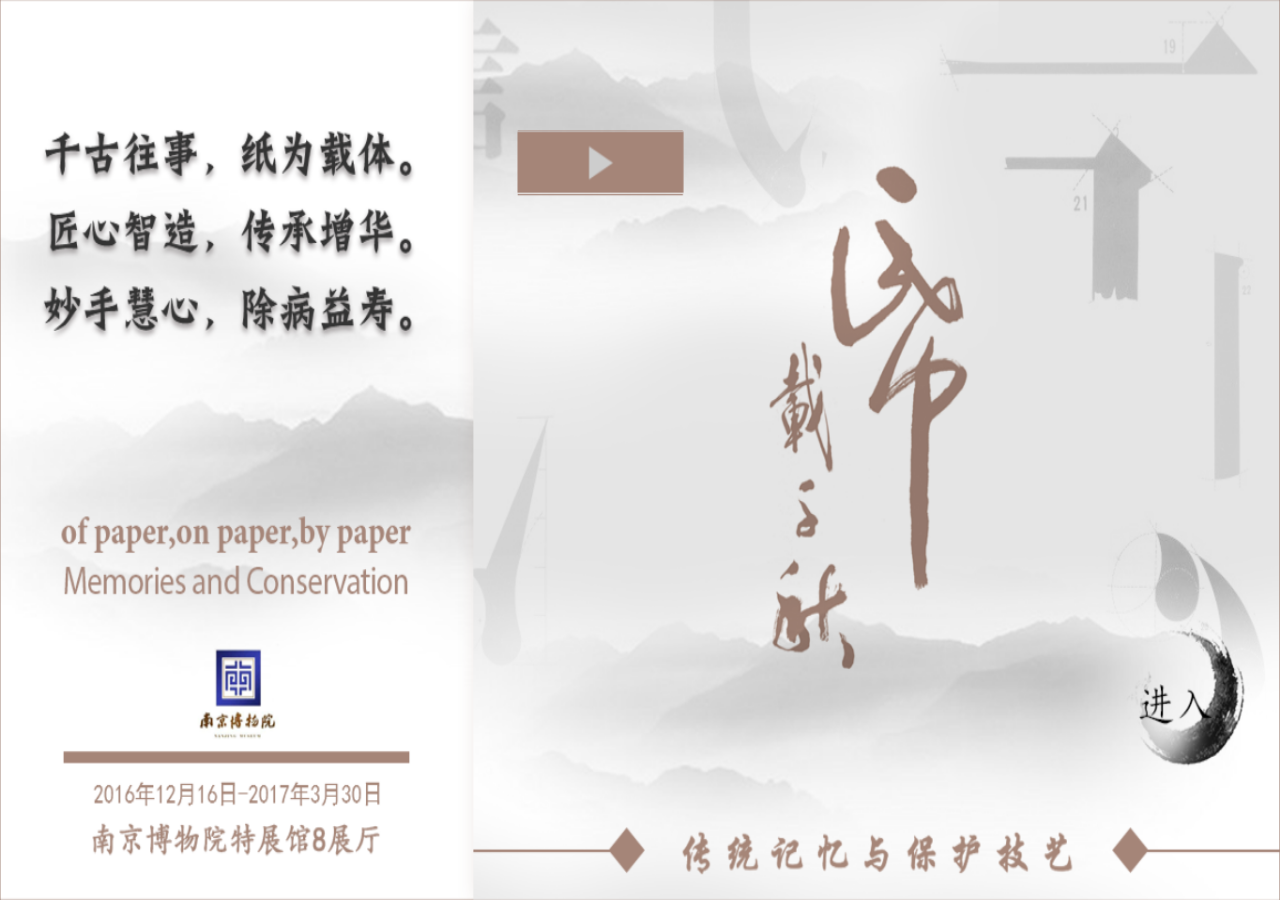
<file: index/index.html>
<!DOCTYPE html>
<html lang="en">
<head>
    <meta charset="UTF-8">
    <title>首页</title>
    <link rel="stylesheet" href="../bootstrap.css">
    <link rel="stylesheet" href="../bootstrap-rtl.css">
    <link rel="stylesheet" href="index.css">
    <script type="text/javascript">
        function showText(){
            alert("11111");
        }
    </script>
</head>
<body>
<div class="container">
    <div style="position:absolute;left: 0px;top: 0px;width:100%;height:100%;">
        <img src="image/indexBgp.png" width="100%" height="100%"/>
    </div>
    <div style="position:absolute;left: 40.4%;top: 14.6%;width:13%;height:7%;" onclick="showText();">
        <img src="image/play.png" width="100%" height="100%"/>
    </div>
    <div>
        <!--<video width="320" height="240" controls autoplay>-->
            <!--<source src="movie.ogg" type="video/ogg">-->
            <!--<source src="movie.swf" type="video/mp4">-->
            <!--<source src="movie.swf" type="video/webm">-->
            <!--<object data="movie.swf" width="320" height="240">-->
                <!--<embed width="320" height="240" src="movie.swf">-->
            <!--</object>-->
        <!--</video>-->
    </div>
</div>
</body>
</html>
</file>
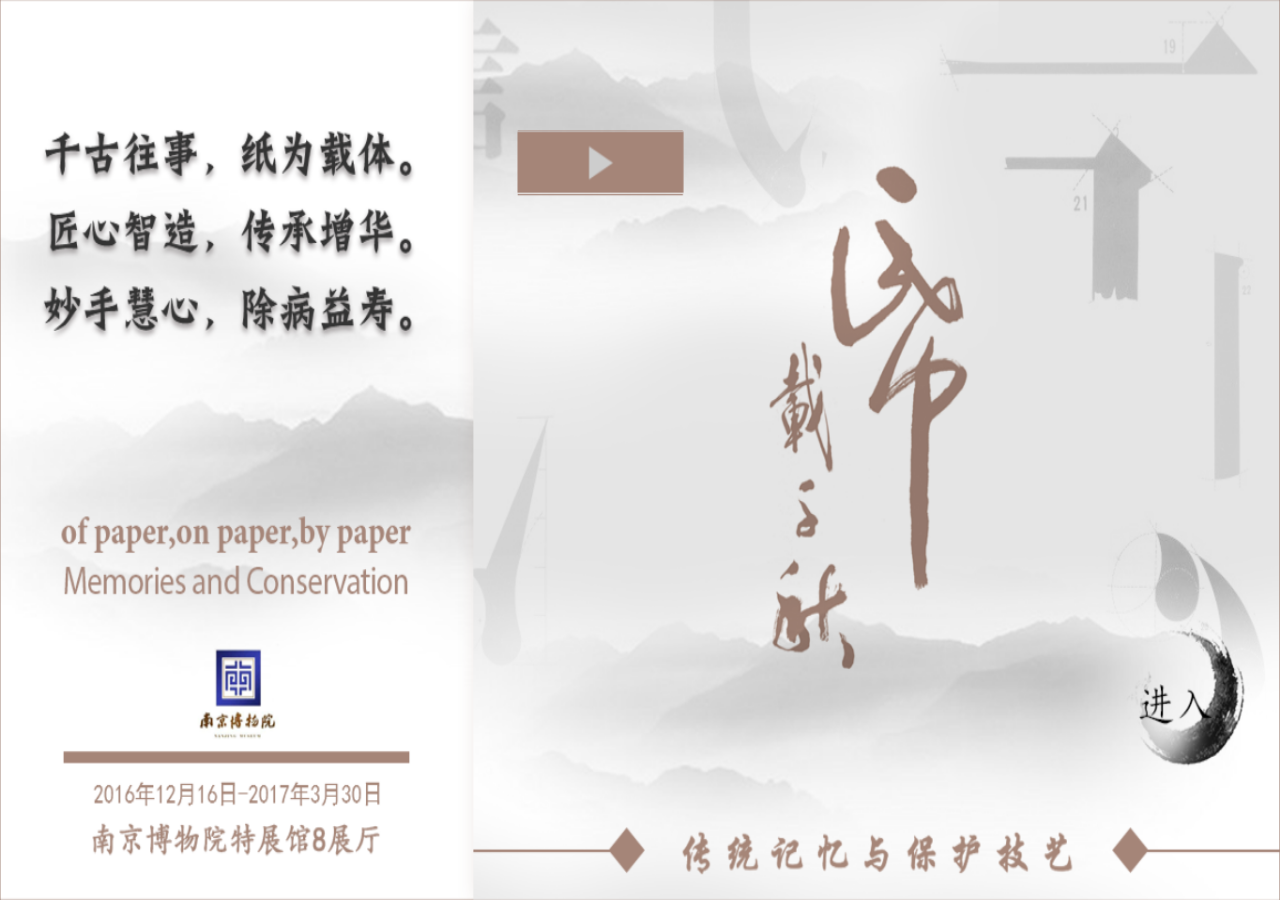
<file: page.html>
<!DOCTYPE html>
<html lang="en">
<head>
    <meta charset="UTF-8">
    <title>pageDemo</title>
    <link rel="stylesheet" href="bootstrap.css">
    <link rel="stylesheet" href="bootstrap-rtl.css">
    <link rel="stylesheet" href="page.css">
    <script type="text/javascript">
        function showText(){
            alert("11111");
        }
    </script>
</head>
<body>
<div class="container">
    <div style="position:absolute;left: 0px;top: 0px;width:100%;height:100%;">
        <img src="bgp.png" width="100%" height="100%"/>
    </div>
    <div style="position:absolute;left: 40.4%;top: 14.6%;width:13%;height:7%;" onclick="showText();">
        <img src="play.png" width="100%" height="100%"/>
    </div>
    <div>
        <!--<video width="320" height="240" controls autoplay>-->
            <!--<source src="movie.ogg" type="video/ogg">-->
            <!--<source src="movie.swf" type="video/mp4">-->
            <!--<source src="movie.swf" type="video/webm">-->
            <!--<object data="movie.swf" width="320" height="240">-->
                <!--<embed width="320" height="240" src="movie.swf">-->
            <!--</object>-->
        <!--</video>-->
    </div>
</div>
</body>
</html>
</file>
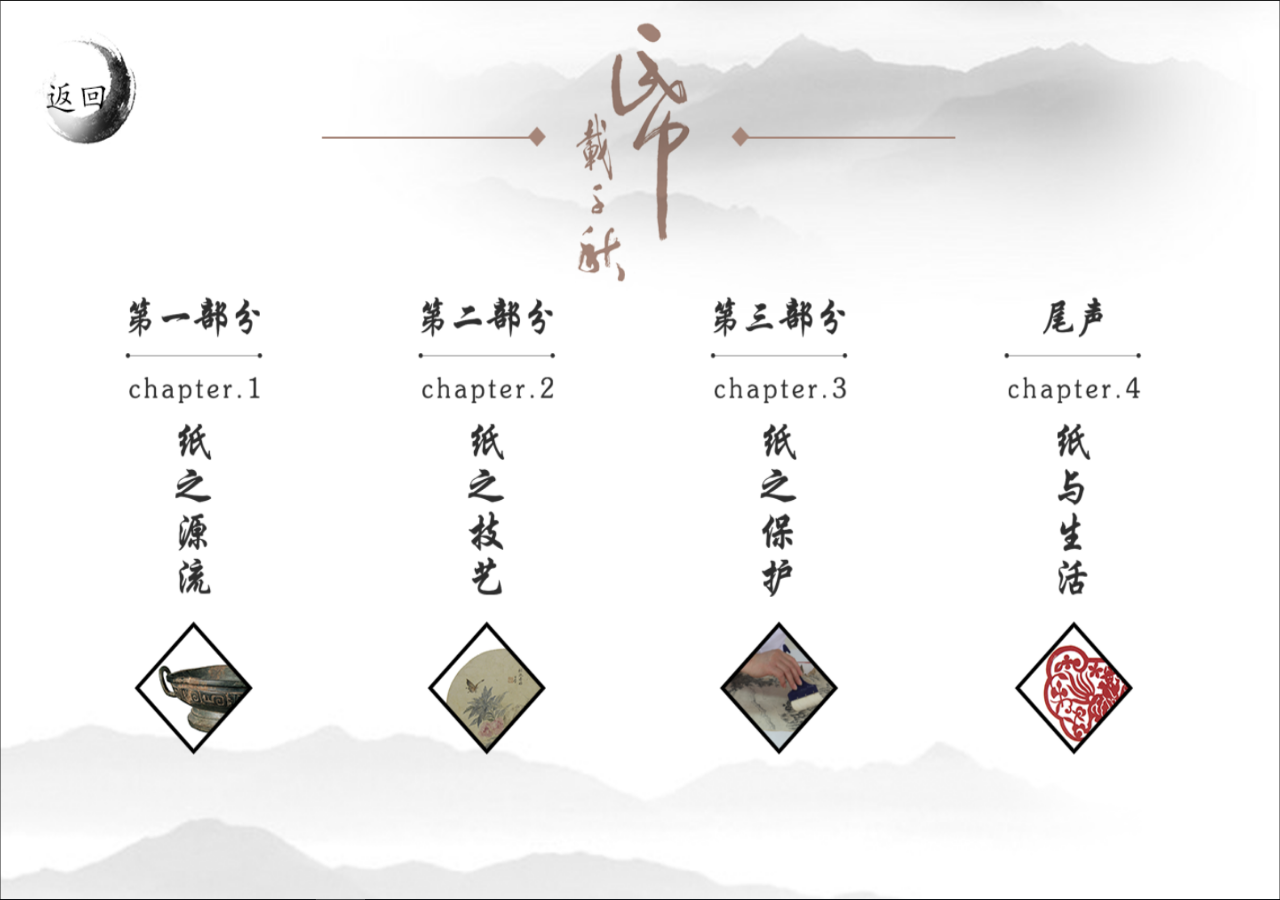
<file: navigation/navigation.html>
<!DOCTYPE html>
<html lang="en">
<head>
    <meta charset="UTF-8">
    <title>导航页</title>
    <link rel="stylesheet" href="../bootstrap.css">
    <link rel="stylesheet" href="../bootstrap-rtl.css">
</head>
<body>
<div class="container">
    <div style="position:absolute;left: 0px;top: 0px;width:100%;height:100%;">
        <img src="image/navigationBgp.png" width="100%" height="100%"/>
    </div>
</div>
</body>
</html>
</file>
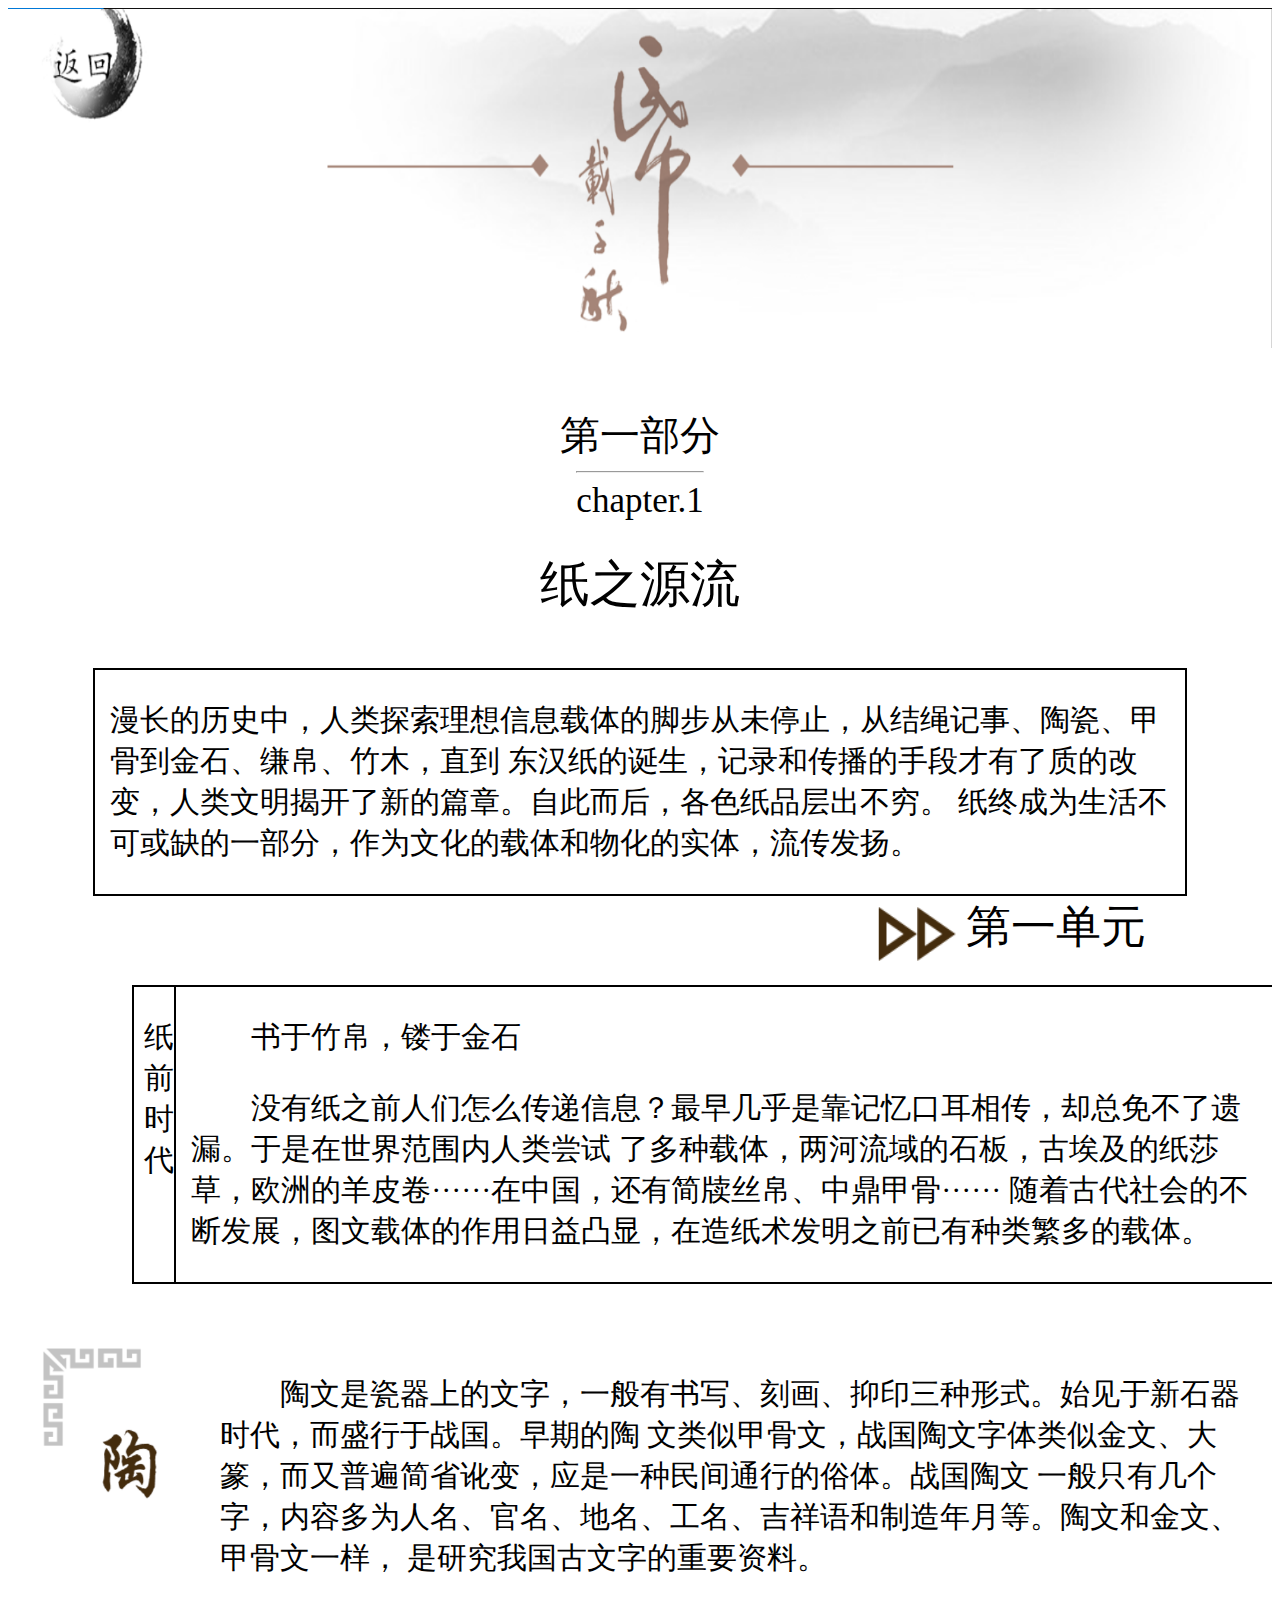
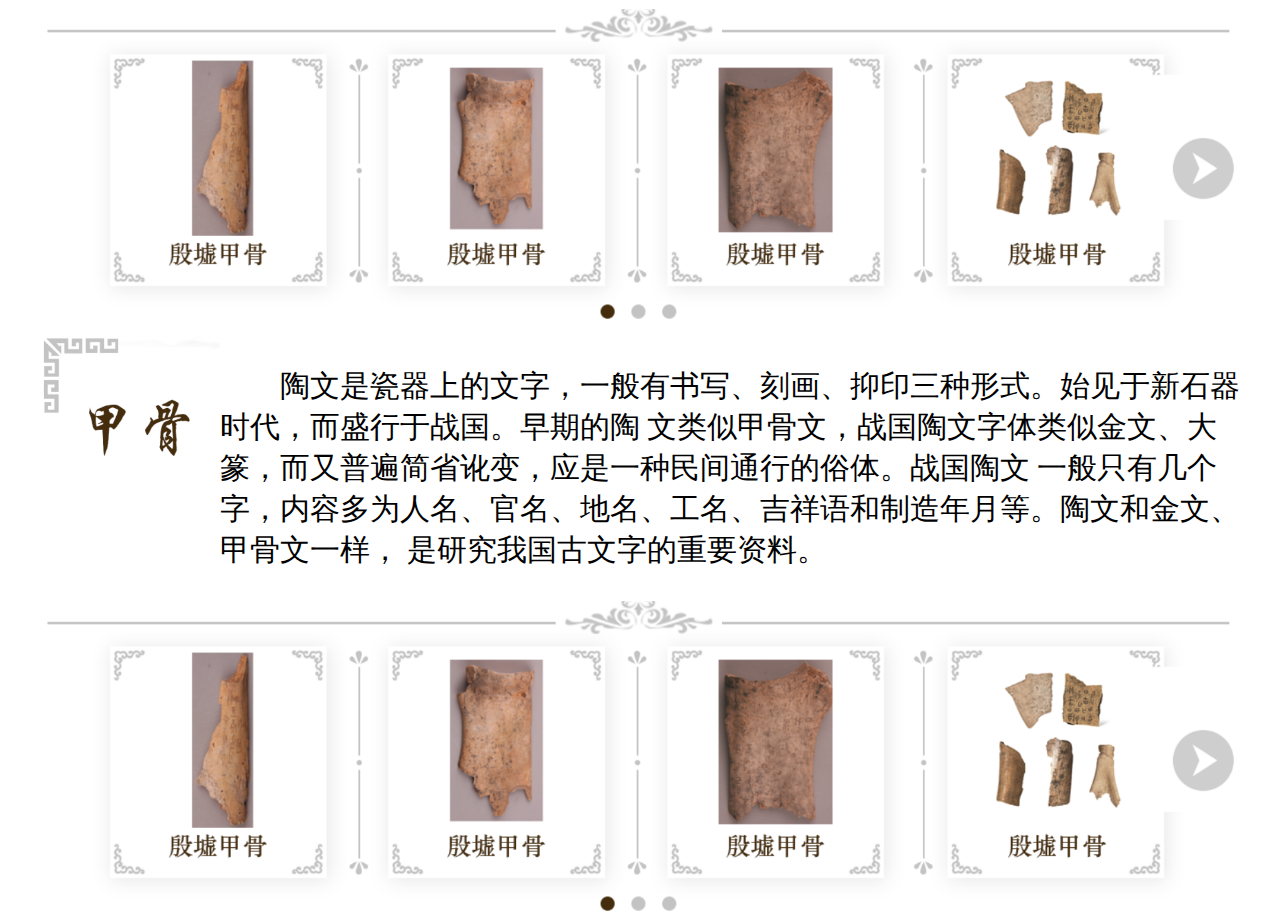
<file: overView/overView.html>
<!DOCTYPE html>
<html lang="en">
<head>
    <meta charset="UTF-8">
    <title>总览图</title>
    <!--<link href="../bootstrap.css" rel="stylesheet"/>-->
    <!--<link href="../bootstrap-rtl.css" rel="stylesheet"/>-->
    <link href="overView.css" type="text/css" rel="stylesheet"/>
</head>
<body>
<div class="content">
    <div style="width: 100%;height: 340px;">
        <img src="image/top.png" style="width: 100%;height: 100%;"/>
    </div>
    <!--<div class="title">纸载千秋</div>-->
    <!--<div class="border jmu-border-1px border-bottom"></div>-->
    <div style="margin-top: 60px;font-size: 40px;font-family: 华文行楷">第一部分</div>
    <hr width="10%"/>
    <div style="font-size: 35px;font-family: 华文宋体">chapter.1</div>
    <div style="margin-top:30px;margin-bottom: 50px;font-size: 50px;font-family: 华文行楷">纸之源流</div>
    <div style="width: 85%; margin:0 auto; border: 2px solid;padding-left: 15px;">
        <p style="font-size: 30px;text-align: left;">
            漫长的历史中，人类探索理想信息载体的脚步从未停止，从结绳记事、陶瓷、甲骨到金石、缣帛、竹木，直到
            东汉纸的诞生，记录和传播的手段才有了质的改变，人类文明揭开了新的篇章。自此而后，各色纸品层出不穷。
            纸终成为生活不可或缺的一部分，作为文化的载体和物化的实体，流传发扬。
        </p>
    </div>
    <div style="width: 80%; margin:0 auto;text-align: right;">
        <div style="display: inline;">
            <img src="image/mark1.png" style="vertical-align: middle;"/>
        </div>
        <div style="font-family: 宋体;font-size: 45px;display: inline;">
            <span style="vertical-align: middle;">第一单元</span>
        </div>
    </div>
    <div style="width: 90%;float: right;border: 2px solid;border-right: 0px;margin-top: 20px;margin-bottom: 60px;">
        <div style="display: inline;width: 2%;height: 100%;float: left;vertical-align: middle;padding-left: 10px;">
            <p style="font-size: 30px;width: 1em;letter-spacing:1em;word-break:break-all;">纸前时代</p>
        </div>
        <div style="display: inline; width: 95%;float: right;border-left: 2px solid;padding-left: 15px;">
            <p style="font-size: 30px;text-align: left;text-indent: 2em; ">书于竹帛，镂于金石</p>
            <p style="font-size: 30px;text-align: left;text-indent: 2em; ">
                没有纸之前人们怎么传递信息？最早几乎是靠记忆口耳相传，却总免不了遗漏。于是在世界范围内人类尝试
                了多种载体，两河流域的石板，古埃及的纸莎草，欧洲的羊皮卷······在中国，还有简牍丝帛、中鼎甲骨······
                随着古代社会的不断发展，图文载体的作用日益凸显，在造纸术发明之前已有种类繁多的载体。
            </p>
        </div>
    </div>
    <div style="width: 95%; margin:0 auto;">
        <div>
            <div style="float: left; width: 15%;display: inline;">
                <img src="image/tao.png" style="width: 100%;"/>
            </div>
            <div style="float: right;width: 85%;display: inline;">
                <p style="font-size: 30px;text-align: left;text-indent: 2em; ">
                    陶文是瓷器上的文字，一般有书写、刻画、抑印三种形式。始见于新石器时代，而盛行于战国。早期的陶
                    文类似甲骨文，战国陶文字体类似金文、大篆，而又普遍简省讹变，应是一种民间通行的俗体。战国陶文
                    一般只有几个字，内容多为人名、官名、地名、工名、吉祥语和制造年月等。陶文和金文、甲骨文一样，
                    是研究我国古文字的重要资料。
                </p>
            </div>
        </div>
        <div style="margin-top: 5px;">
            <img src="image/tao1.png"style="width: 100%;"/>
        </div>
    </div>
    <div style="width: 95%; margin:0 auto;">
        <div>
            <div style="float: left; width: 15%;display: inline;">
                <img src="image/jiagu.png" style="width: 100%;"/>
            </div>
            <div style="float: right;width: 85%;display: inline;">
                <p style="font-size: 30px;text-align: left;text-indent: 2em; ">
                    陶文是瓷器上的文字，一般有书写、刻画、抑印三种形式。始见于新石器时代，而盛行于战国。早期的陶
                    文类似甲骨文，战国陶文字体类似金文、大篆，而又普遍简省讹变，应是一种民间通行的俗体。战国陶文
                    一般只有几个字，内容多为人名、官名、地名、工名、吉祥语和制造年月等。陶文和金文、甲骨文一样，
                    是研究我国古文字的重要资料。
                </p>
            </div>
        </div>
        <div style="margin-top: 5px;">
            <img src="image/jiagu1.png"style="width: 100%;"/>
        </div>
    </div>
</div>

</body>
</html>
</file>
<file: index/index.css>
.container {
    margin-right: 0;
    margin-left: 0;
    padding-left: 15px;
    padding-right: 15px;
}
</file>
<file: page.css>
.container {
    margin-right: 0;
    margin-left: 0;
    padding-left: 15px;
    padding-right: 15px;
}
</file>
<file: overView/overView.css>
.content {
    height: 14px;
    position: relative;
    text-align: center;
}

.title {
    position: absolute;
    top: 0;
    z-index: 2;
    left: 50%;
    background-color: #fff;
    color: #777;
    text-align: center;
    -webkit-transform: translate(-50%, 0);
    transform: translate(-50%, 0);
    padding: 0 10px;
}

.border {
    position: absolute;
    top: -7px;
    left: 0;
    width: 100%;
    height: 14px;
    z-index: 1;
}

.jmu-border-1px {
    position: relative;
}

.jmu-border-1px.border-bottom:after {
    border-bottom: 1px solid #dedfe0;
}

.jmu-border-1px:after {
    right: -100%;
    bottom: -100%;
    -webkit-transform: scale(0.5);
}

.jmu-border-1px:after {
    display: block;
    content: '';
    position: absolute;
    top: 0;
    right: 0;
    bottom: 0;
    left: 0;
    -webkit-transform-origin: 0 0;
    -webkit-transform: scale(1);
    pointer-events: none;
}
</file>
